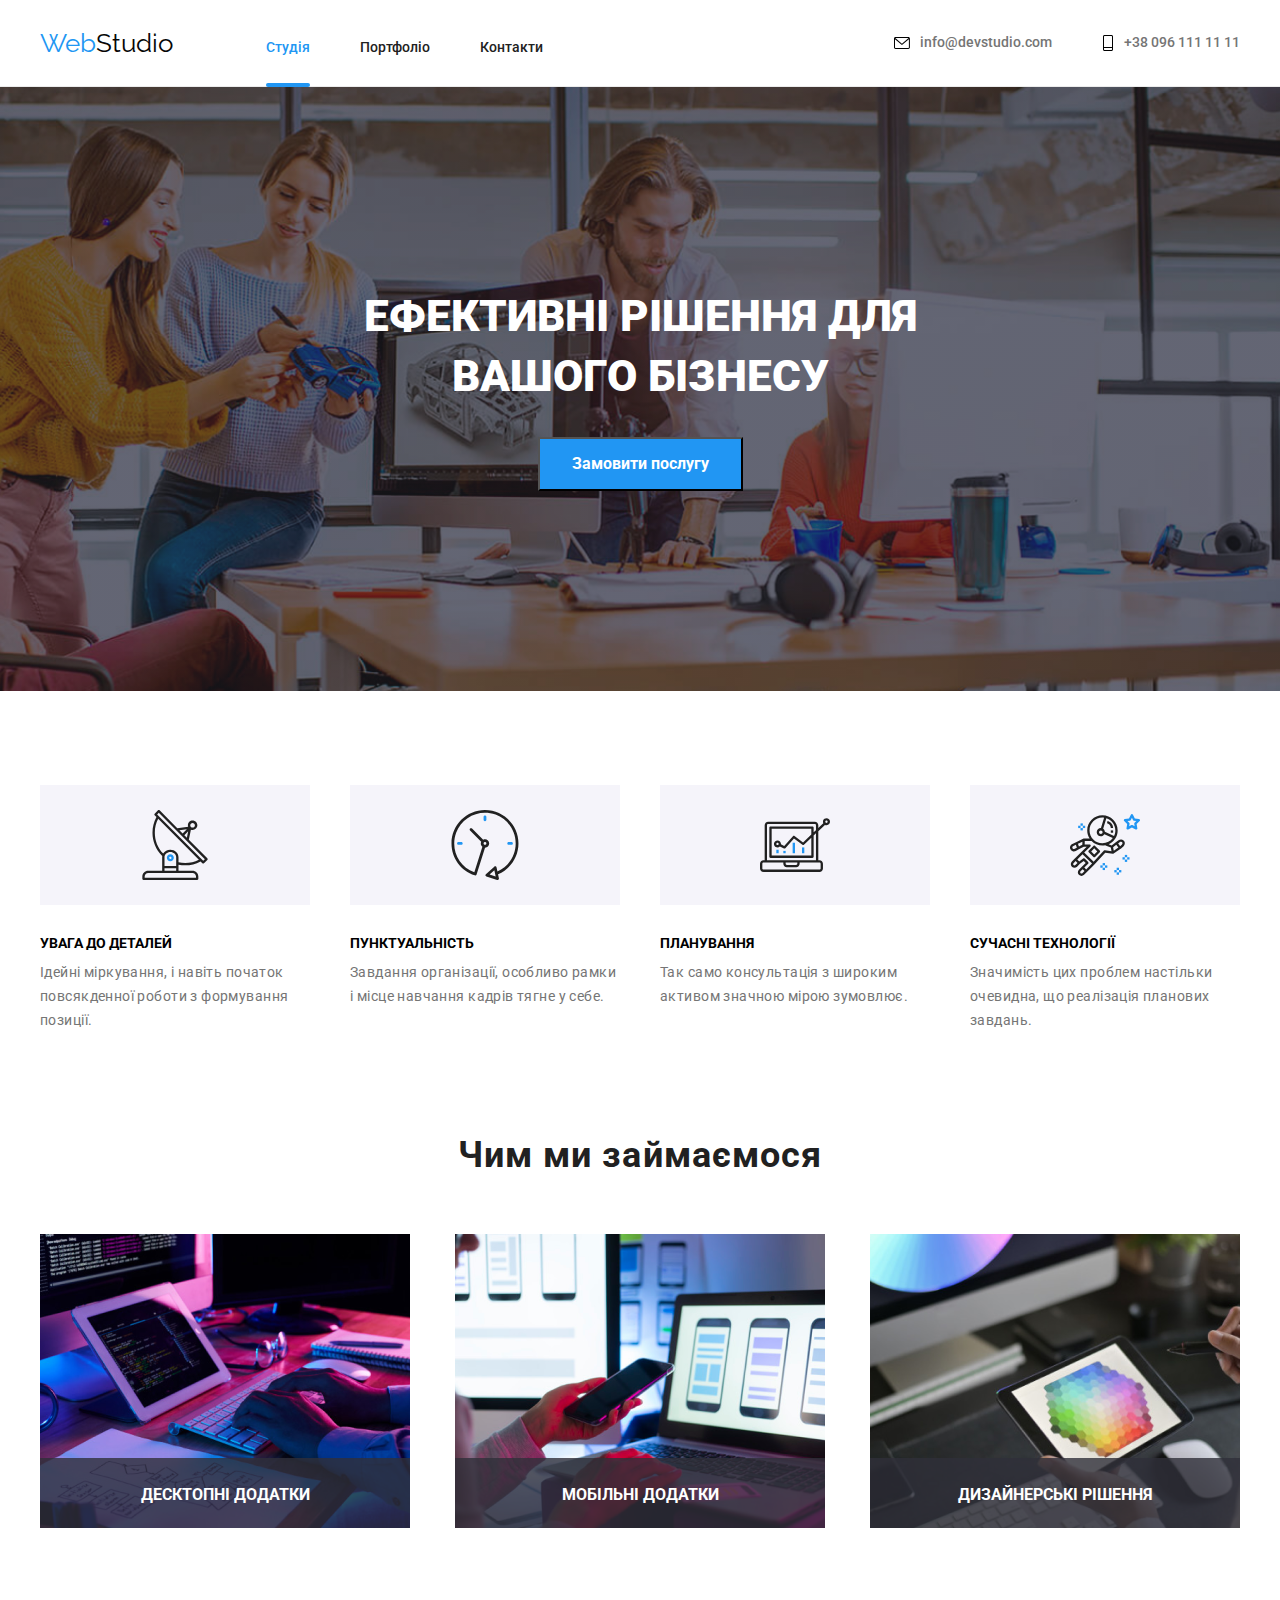
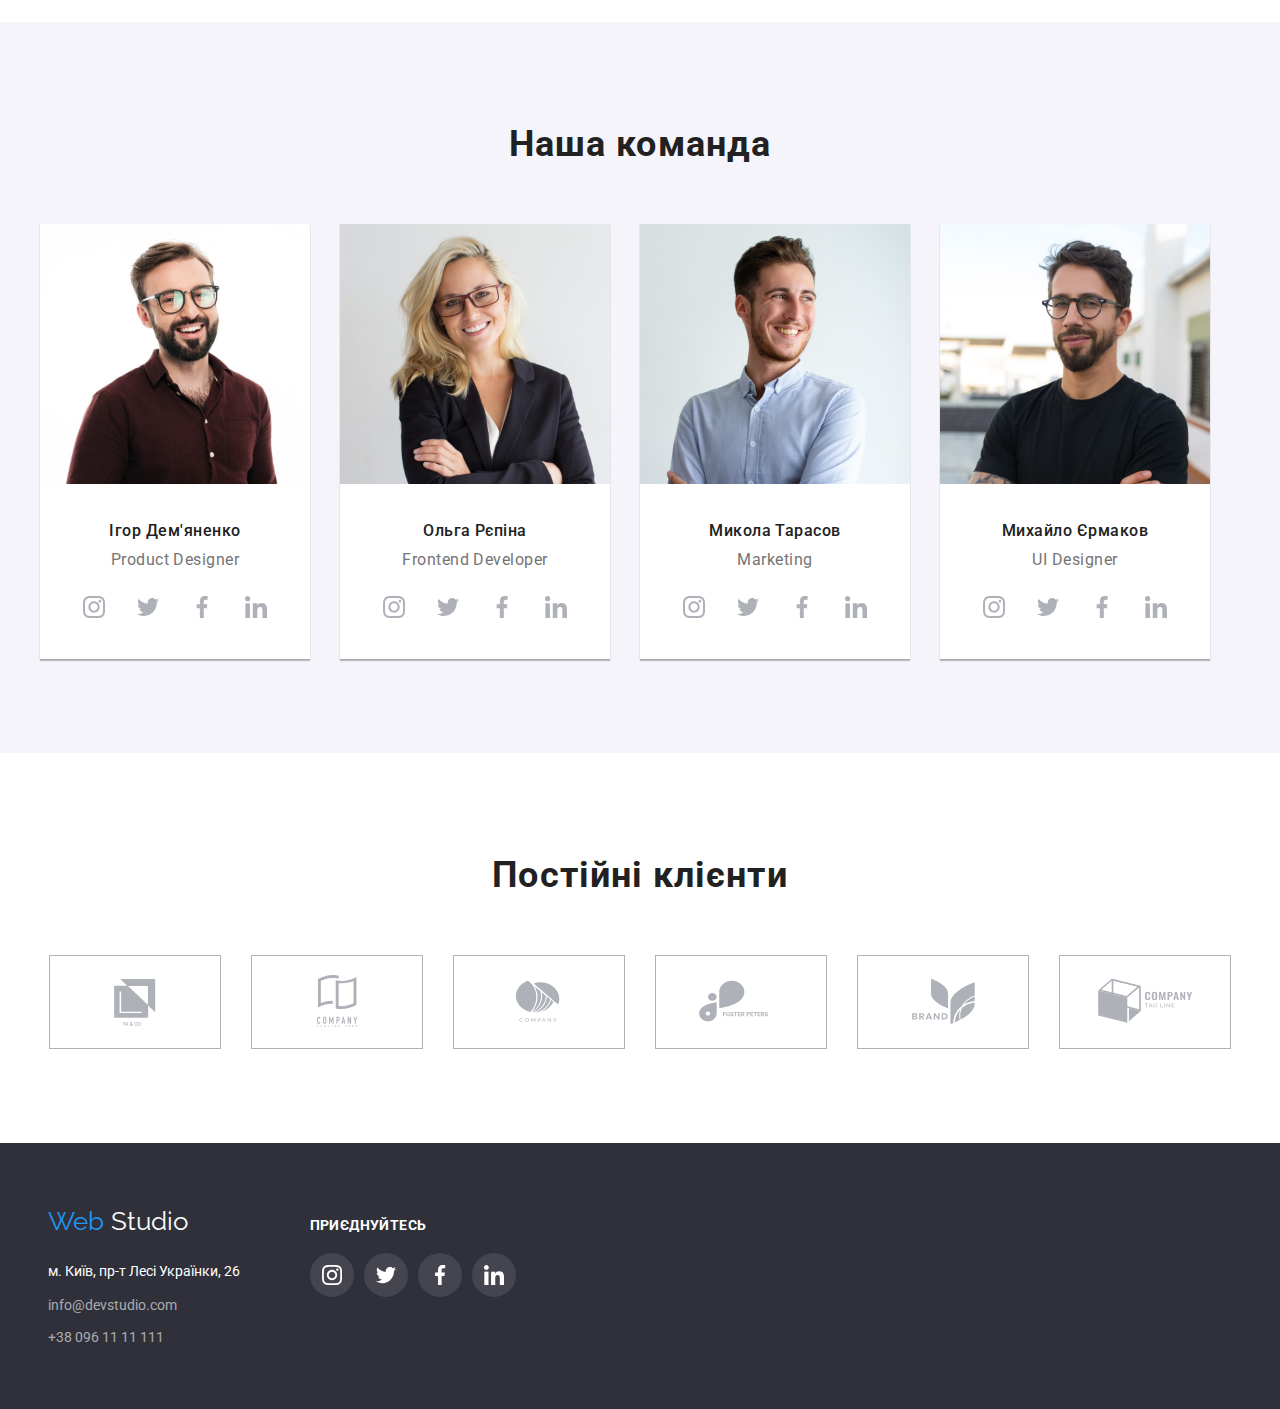
<file: index.html>
<!DOCTYPE html>
<html lang="en">
  <head>
    <meta charset="UTF-8" />
    <meta http-equiv="X-UA-Compatible" content="IE=edge" />
    <meta name="viewport" content="width=device-width, initial-scale=1.0" />
    <title>Home_work_5</title>
    <meta name="description" content="короткий опис сайту при пошуку" />

    <!--favicon_start-->
    <link
      rel="apple-touch-icon"
      sizes="57x57"
      href="./images/favicon/apple-icon-57x57.png"
    />
    <link
      rel="apple-touch-icon"
      sizes="60x60"
      href="./images/favicon/apple-icon-60x60.png"
    />
    <link
      rel="apple-touch-icon"
      sizes="72x72"
      href="./image/favicon/apple-icon-72x72.png"
    />
    <link
      rel="apple-touch-icon"
      sizes="76x76"
      href="./images/favicon/apple-icon-76x76.png"
    />
    <link
      rel="apple-touch-icon"
      sizes="114x114"
      href="./images/favicon/apple-icon-114x114.png"
    />
    <link
      rel="apple-touch-icon"
      sizes="120x120"
      href="./images/favicon/apple-icon-120x120.png"
    />
    <link
      rel="apple-touch-icon"
      sizes="144x144"
      href="./images/favicon/apple-icon-144x144.png"
    />
    <link
      rel="apple-touch-icon"
      sizes="152x152"
      href="./images/favicon/apple-icon-152x152.png"
    />
    <link
      rel="apple-touch-icon"
      sizes="180x180"
      href="./images/favicon/apple-icon-180x180.png"
    />
    <link
      rel="icon"
      type="image/png"
      sizes="192x192"
      href="./images/favicon/android-icon-192x192.png"
    />
    <link
      rel="icon"
      type="image/png"
      sizes="32x32"
      href="./images/favicon/favicon-32x32.png"
    />
    <link
      rel="icon"
      type="image/png"
      sizes="96x96"
      href="./images/favicon/favicon-96x96.png"
    />
    <link
      rel="icon"
      type="image/png"
      sizes="16x16"
      href="./images/favicon/favicon-16x16.png"
    />
    <link rel="manifest" href="./images/favicon/manifest.json" />
    <meta name="msapplication-TileColor" content="#ffffff" />
    <meta
      name="msapplication-TileImage"
      content="./images/favicon/ms-icon-144x144.png"
    />
    <meta name="theme-color" content="#ffffff" />
    <!--favicon_finish-->

    <!-- modern-normalize -->
    <link
      rel="stylesheet"
      href="https://cdnjs.cloudflare.com/ajax/libs/modern-normalize/1.1.0/modern-normalize.min.css"
      integrity="sha512-wpPYUAdjBVSE4KJnH1VR1HeZfpl1ub8YT/NKx4PuQ5NmX2tKuGu6U/JRp5y+Y8XG2tV+wKQpNHVUX03MfMFn9Q=="
      crossorigin="anonymous"
      referrerpolicy="no-referrer"
    />
    <!-- custom styles -->
    <link rel="stylesheet" href="./css/styles.css" />
    <!-- підключення шрифтів -->
    <link rel="preconnect" href="https://fonts.googleapis.com" />
    <link rel="preconnect" href="https://fonts.gstatic.com" crossorigin />
    <link
      href="https://fonts.googleapis.com/css2?family=Oleo+Script&family=Raleway:wght@700&family=Roboto:wght@400;500;700;900&display=swap"
      rel="stylesheet"
    />
  </head>
  <body>
    <!-- top -->
    <header class="header">
      <div class="header-container">
        <nav class="nav">
          <a class="header_web" href="./index.html"
            >Web<span class="Studio_color_header">Studio</span></a
          >
          <ul class="list_studio">
            <li class="nav-items">
              <a class="link2" href="./index.html">Студія</a>
            </li>
            <li class="nav-items">
              <a class="link" href="./portfolio.html">Портфоліо</a>
            </li>
            <li class="nav-items"><a class="link" href="">Контакти</a></li>
          </ul>
        </nav>

        <ul class="nav-list">
          <li class="mail_link">
                        <a class="link" href="mailto:info@devstudio.com"
              >
              <svg class="header-svg" width="16" height="12">
                <use href="./images/sprite.svg#icon-envelope-hover"> </use>
              </svg>
              info@devstudio.com</a
            >
          </li>
          <li class="mail_link">
            <a class="link" href="tell:+380961111111">  
              <svg class="header-svg" width="12" height="16">
              <use href="./images/sprite.svg#icon-telepfone-hover"> </use>
              </svg>
              +38 096 111 11 11</a>
          </li>
        </ul>
        </div>
      </div>
    </header>
    <main>
        
    <section class="section">
      <div class="container">
              <h1 class="body-title">
               Ефективні рішення для <br />
                вашого бізнесу
              </h1>
        <button class="button_servise" name="кнопка"data-modal-open>Замовити послугу</button>
      </div>
    </section>


      <!-- _Наші особливості_ -->
              <section class="our_section">
          <div class="container">
          <h2 class="visually-hidden">Наші особливості</h2>
          <ul class="list">
            <li class="about">
              <div class="our">
                <svg class="our-icon" width="70" height="70">
                  <use href="./images/sprite.svg#icon-antenna"> </use>
                </svg>
              </div>
              <h3 class="title-section">УВАГА ДО ДЕТАЛЕЙ</h3>
              <p class="paragraf">
                Ідейні міркування, і навіть початок повсякденної роботи з
                формування позиції.
              </p>
            </li>
            <li class="about">
               <div class="our">
                <svg class="our-icon" width="70" height="70">
                  <use href="./images/sprite.svg#icon-clock"> </use>
                </svg>
              </div>
              <h3 class="title-section">ПУНКТУАЛЬНІСТЬ</h3>
              <p class="paragraf">
                Завдання організації, особливо рамки і місце навчання кадрів
                тягне у себе.
              </p>
            </li>
            <li class="about">
               <div class="our">
                <svg class="our-icon" width="70" height="70">
                  <use href="./images/sprite.svg#icon-diagram"> </use>
                </svg>
              </div>
              <h3 class="title-section">ПЛАНУВАННЯ</h3>
              <p class="paragraf">
                Так само консультація з широким активом значною мірою зумовлює.
              </p>
            </li>
            <li class="about">
               <div class="our">
                <svg class="our-icon" width="70" height="70">
                  <use href="./images/sprite.svg#icon-astronaut"> </use>
                </svg>
              </div>
              <h3 class="title-section">СУЧАСНІ ТЕХНОЛОГІЇ</h3>
              <p class="paragraf">
                Значимість цих проблем настільки очевидна, що реалізація
                планових завдань.
              </p>
            </li>
          </ul>

          </div>
        </section>
    
      <!-- Чим ми займаємось -->
             <section class="my_section">
           <div class="container">
          <h2 class="work-specific">Чим ми займаємося</h2>
          <ul class="list">
            <div class="substrate">
              <li class="work-photo">
                <img
                  src="./images/img.png"
                  alt="картинка набір коду"
                  width="370px"
                />
              </li>
              <div class="subs-fon">
                  <h3 class="subs-title">ДЕСКТОПНІ ДОДАТКИ</h3>
              </div>
            </div>
            <div class="substrate">
            <li class="work-photo">
              <img
                src="./images/img(1).png"
                alt="картинка телефон та ноут"
                width="370px"
              />
            </li>
            <div class="subs-fon">
                  <h3 class="subs-title">МОБІЛЬНІ ДОДАТКИ</h3>
              </div>
            </div>
            <div class="substrate">
            <li class="work-photo">
              <img
                src="./images/img(2).png"
                alt="картинка планшет та комп"
                width="370px"
              />
            </li>
            <div class="subs-fon">
                  <h3 class="subs-title">ДИЗАЙНЕРСЬКІ РІШЕННЯ</h3>
              </div>
            </div>
          </ul>
          </div>
        </section>
    

      <!-- Нашa command -->
      
        <section class="our_command">
          <div class="container">
          <h2 class="command">Наша команда </h2>
          <ul class="command_title">
            <!-- igor -->
            <li class="command-fon">
              <img src="./images/1.jpg" alt="" width="270px" height="260px" />
              <div class="transcript">
              <h3 class="name">Ігор Дем'яненко</h3>
              <p class="paragraf" lang="en">Product Designer</p>
              <ul class="social-icon">
                <li class="ellips">
                  <a class="ellips-link" href="">
                    <svg class="link-icon" width="22" height="22">
                      <use class="fon-blu" href="./images/sprite.svg#icon-instagram-1"> </use>
                    </svg>
                  </a>
                </li>
                <li class="ellips">
                  <a class="ellips-link" href="">
                    <svg class="link-icon" width="22" height="22">
                      <use class="fon-blu" href="./images/sprite.svg#icon-twitter-1"> </use>
                    </svg>
                 </a>
                </li>
                <li class="ellips">
                  <a class="ellips-link" href="">
                    <svg class="link-icon" width="22" height="22">
                      <use class="fon-blu" href="./images/sprite.svg#icon-facebook-1"> </use>
                    </svg>
                 </a>

                </li>
                <li class="ellips">
                  <a class="ellips-link" href="">
                    <svg class="link-icon" width="22" height="22">
                      <use class="fon-blu" href="./images/sprite.svg#icon-linkedin-1"> </use>
                    </svg>
                  </a>

                </li>
              </ul>
              </div>
            </li>
            <li class="command-fon">
              <!-- olga -->
              <img src="./images/2.jpg" alt="" width="270px" height="260px" />
              <div class="transcript">
              <h3 class="name">Ольга Рєпіна</h3>
              <p class="paragraf" lang="en">Frontend Developer</p>
              <ul class="social-icon">
                <li class="ellips">
                  <a class="ellips-link" href="">
                    <svg class="link-icon" width="22" height="22">
                      <use class="fon-blu" href="./images/sprite.svg#icon-instagram-1"> </use>
                    </svg>
                  </a>
                </li>
                <li class="ellips">
                  <a class="ellips-link" href="">
                    <svg class="link-icon" width="22" height="22">
                      <use class="fon-blu" href="./images/sprite.svg#icon-twitter-1"> </use>
                    </svg>
                 </a>
                </li>
                <li class="ellips">
                  <a class="ellips-link" href="">
                    <svg class="link-icon" width="22" height="22">
                      <use class="fon-blu" href="./images/sprite.svg#icon-facebook-1"> </use>
                    </svg>
                 </a>

                </li>
                <li class="ellips">
                  <a class="ellips-link" href="">
                    <svg class="link-icon" width="22" height="22">
                      <use class="fon-blu" href="./images/sprite.svg#icon-linkedin-1"> </use>
                    </svg>
                  </a>

                </li>
              </ul>
              </div>
            </li>
            <li class="command-fon">
              <img src="./images/3.jpg" alt="" width="270px" height="260px" />
              <div class="transcript">
              <h3 class="name">Микола Тарасов</h3>
              <p class="paragraf" lang="en">Marketing</p>
              <ul class="social-icon">
                <li class="ellips">
                  <a class="ellips-link" href="">
                    <svg class="link-icon" width="22" height="22">
                      <use class="fon-blu" href="./images/sprite.svg#icon-instagram-1"> </use>
                    </svg>
                  </a>
                </li>
                <li class="ellips">
                  <a class="ellips-link" href="">
                    <svg class="link-icon" width="22" height="22">
                      <use class="fon-blu" href="./images/sprite.svg#icon-twitter-1"> </use>
                    </svg>
                 </a>
                </li>
                <li class="ellips">
                  <a class="ellips-link" href="">
                    <svg class="link-icon" width="22" height="22">
                      <use class="fon-blu" href="./images/sprite.svg#icon-facebook-1"> </use>
                    </svg>
                 </a>

                </li>
                <li class="ellips">
                  <a class="ellips-link" href="">
                    <svg class="link-icon" width="22" height="22">
                      <use class="fon-blu" href="./images/sprite.svg#icon-linkedin-1"> </use>
                    </svg>
                  </a>

                </li>
              </ul>
              </div>
            </li>
            <li class="command-fon">
              <img src="./images/4.jpg" alt="" width="270px" height="260px" />
              <div class="transcript">
              <h3 class="name">Михайло Єрмаков</h3>
              <p class="paragraf" lang="en">UI Designer</p>
              <ul class="social-icon">
                <li class="ellips">
                  <a class="ellips-link" href="">
                    <svg class="link-icon" width="22" height="22">
                      <use class="fon-blu" href="./images/sprite.svg#icon-instagram-1"> </use>
                    </svg>
                  </a>
                </li>
                <li class="ellips">
                  <a class="ellips-link" href="">
                    <svg class="link-icon" width="22" height="22">
                      <use class="fon-blu" href="./images/sprite.svg#icon-twitter-1"> </use>
                    </svg>
                 </a>
                </li>
                <li class="ellips">
                  <a class="ellips-link" href="">
                    <svg class="link-icon" width="22" height="22">
                      <use class="fon-blu" href="./images/sprite.svg#icon-facebook-1"> </use>
                    </svg>
                 </a>

                </li>
                <li class="ellips">
                  <a class="ellips-link" href="">
                    <svg class="link-icon" width="22" height="22">
                      <use class="fon-blu" href="./images/sprite.svg#icon-linkedin-1"> </use>
                    </svg>
                  </a>

                </li>
              </ul>
              </div>
            </li>
          </ul>
          </div>
        </section>


              <!-- Постійні клієнти -->
              <section class="const_section">
                <div class="container">
               <h2 class="work-specific">Постійні клієнти</h2>
              <ul class="klients">
                <li class="icon-items">
                  <a class="klients-link" href="">
                    <svg class="klient-icon" width="170" height="92">
                      <use class="klient-logo" href="./images/sprite.svg#icon-Client-1"> </use>
                    </svg>
                  </a>
                </li>
                <li class="icon-items">
                   <a class="klients-link" href="">
                    <svg class="klient-icon" width="170" height="92">
                    <use class="klient-logo" href="./images/sprite.svg#icon-Client-2"> </use>
                  </svg>
                  </a>
                </li>
                <li class="icon-items">
                   <a class="klients-link" href="">
                    <svg class="klient-icon" width="170" height="92">
                    <use class="klient-logo" href="./images/sprite.svg#icon-Client-3"> </use>
                  </svg>
                  </a>
                </li>
                <li class="icon-items">
                   <a class="klients-link" href="">
                    <svg class="klient-icon" width="170" height="92">
                    <use class="klient-logo" href="./images/sprite.svg#icon-Client-4"> </use>
                  </svg>
                  </a>
                </li>
                <li class="icon-items">
                   <a class="klients-link" href="">
                    <svg class="klient-icon" width="170" height="92">
                    <use class="klient-logo" href="./images/sprite.svg#icon-Client-5"> </use>
                  </svg>
                  </a>
                </li>
                <li class="icon-items">
                   <a class="klients-link" href="">
                    <svg class="klient-icon" width="170" height="92">
                    <use class="klient-logo" href="./images/sprite.svg#icon-Client-6"> </use>
                  </svg>
                  </a>
                </li>
              </ul>
               </div>
             </section>
         
     
    
    </main>
    <!-- basement -->
    
    
      <footer class="footer">
        <div class="footer-container">
            <div>
              <a class="footer_web" href="./index.html"
              >Web <span class="Studio_color">Studio</span></a
            >
            <address class="fut-adress">
              <p class="paragraf-fut">м. Київ, пр-т Лесі Українки, 26</p>
              <ul class="footer_contacts">
                <li class="footer-li">
                  <a class="foot_link" href="mailto:info@devstudio.com"
                    >info@devstudio.com</a
                  >
                </li>
                <li class="footer-li">
                  <a class="foot_link" href="tell:+380961111111"
                    >+38 096 11 11 111</a
                  >
                </li>
              </ul>
            </address>
          </div>
        <div class="wellkom">
          <h2 class="wellkoms">ПРИЄДНУЙТЕСЬ</h2>
          <ul class="foot-icon">
            <li class="foot-links">
              <a class="foot-lin" href="">
              <svg class="link-icon" width="20" height="20">
                <use class="fon-fut"  href="./images/sprite.svg#icon-instagram-1"> </use>
              </svg>
              </a>
            </li>
            <li class="foot-links">
              <a class="foot-lin" href="">
              <svg class="link-icon" width="20" height="20">
                <use class="fon-fut"  href="./images/sprite.svg#icon-twitter-1"> </use>
              </svg>
              </a>
            </li>
            <li class="foot-links">
              <a class="foot-lin" href="">
              <svg class="link-icon" width="20" height="20">
                <use class="fon-fut"  href="./images/sprite.svg#icon-facebook-1"> </use>
              </svg>
              </a>

            </li>
            <li class="foot-links">
              <a class="foot-lin" href="">
              <svg class="link-icon" width="20" height="20">
                <use class="fon-fut"  href="./images/sprite.svg#icon-linkedin-1"> </use>
              </svg>
              </a>

            </li>
          </ul>
        </div>
          </div>
         
      </footer>

      <!-- modal-window -->

      <div class="backdrop is-hidden" data-modal>
        <div class="modal">
            <button class="modal-btn" type="button"data-modal-close>
              <svg width="11" height="11">
                <use href="./images/sprite.svg#icon-cross"></use>
              </svg>
            </button>
        </div>

      </div>
      <script src="./js/modal.js"></script>
     </body>
</html>
</file>
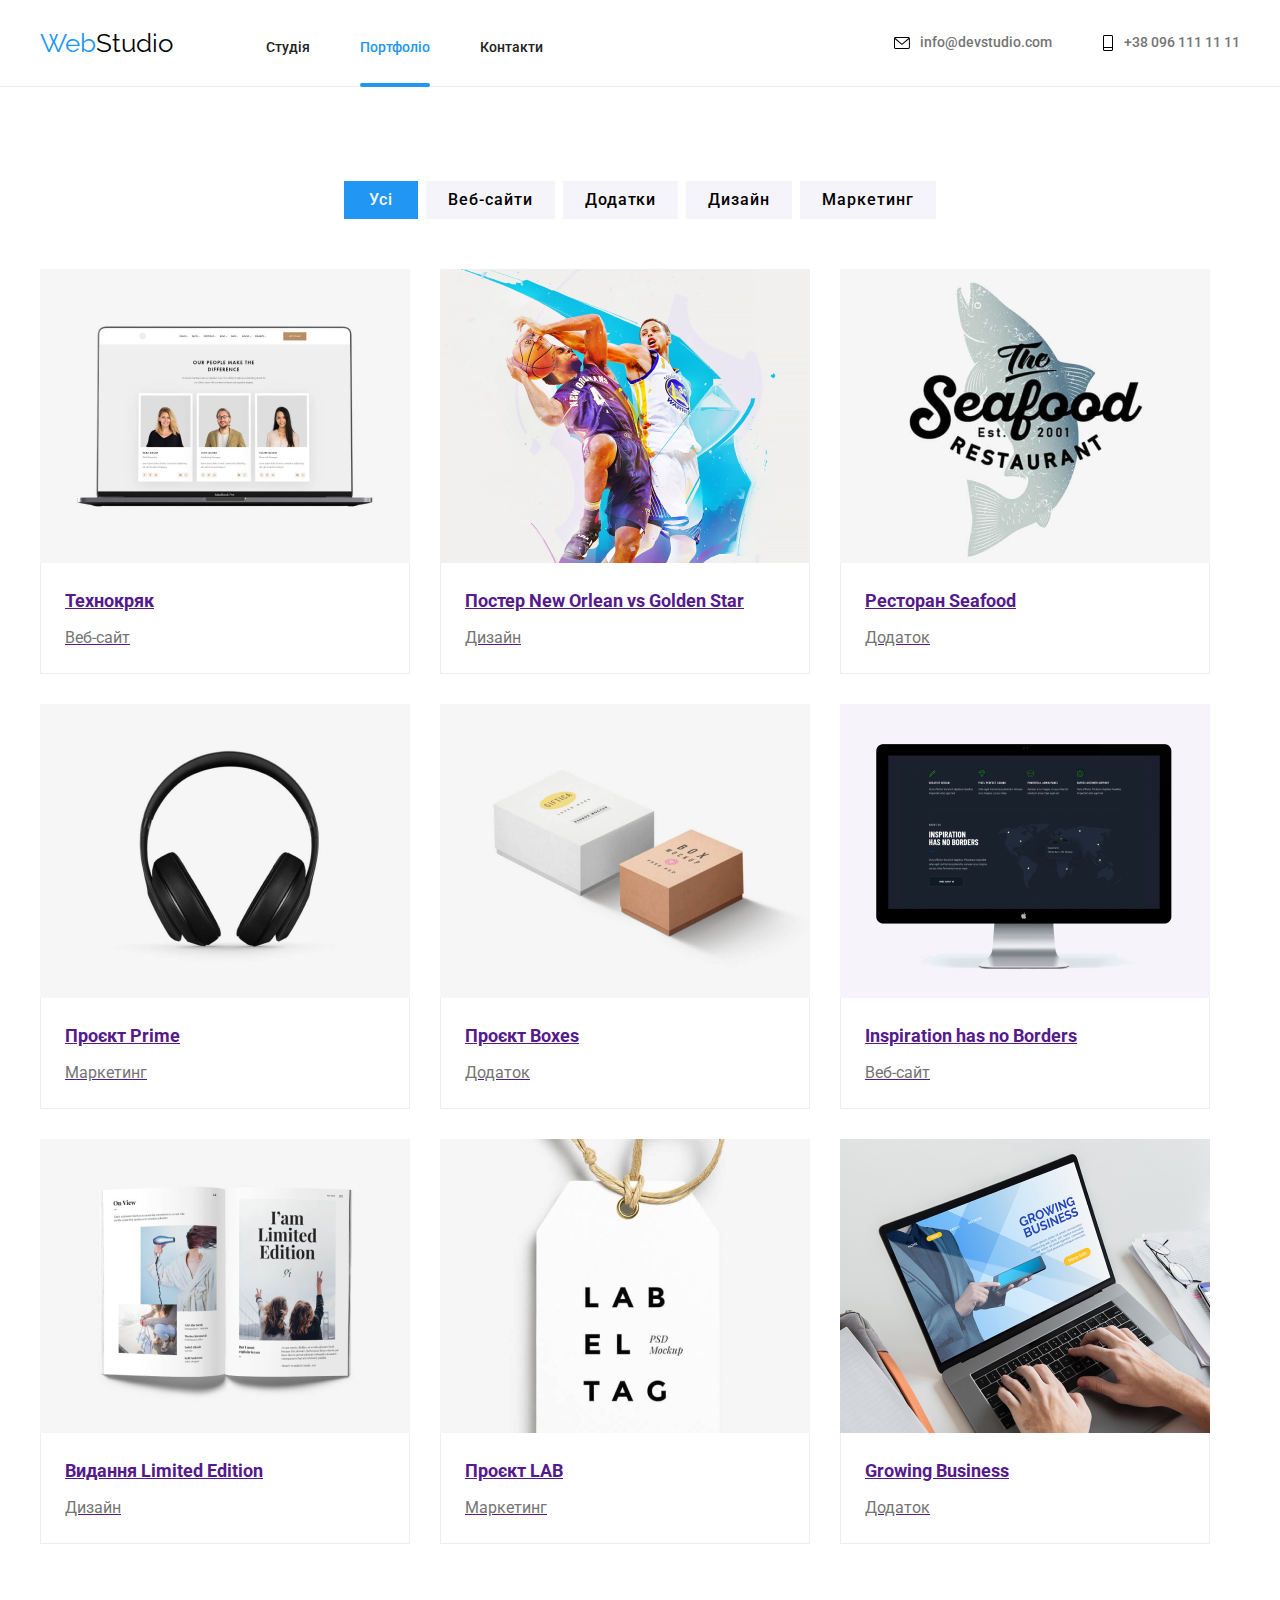
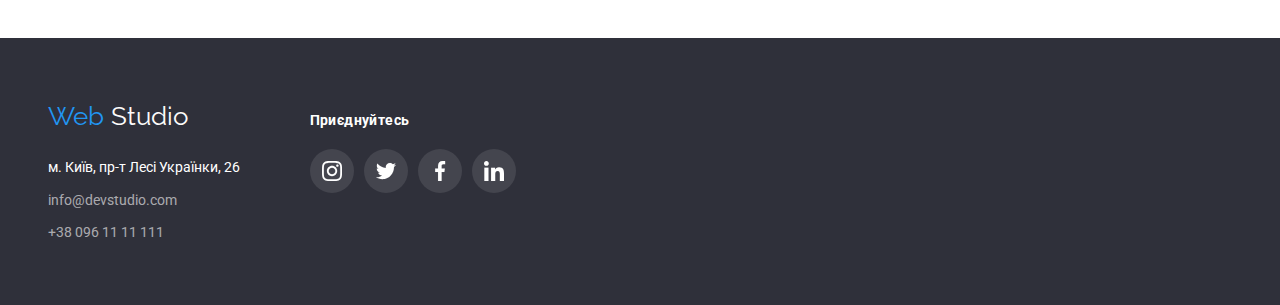
<file: portfolio.html>
<!DOCTYPE html>
<html lang="en">
<head>
   <meta charset="UTF-8" />
    <meta http-equiv="X-UA-Compatible" content="IE=edge" />
    <meta name="viewport" content="width=device-width, initial-scale=1.0" />
    <title>Home_work_5</title>
    <meta name="description" content="короткий опис сайту при пошуку">

    <!--favicon_start-->
    <link rel="apple-touch-icon" sizes="57x57" href="./images/favicon/apple-icon-57x57.png">
    <link rel="apple-touch-icon" sizes="60x60" href="./images/favicon/apple-icon-60x60.png">
    <link rel="apple-touch-icon" sizes="72x72" href="./image/favicon/apple-icon-72x72.png">
    <link rel="apple-touch-icon" sizes="76x76" href="./images/favicon/apple-icon-76x76.png">
    <link rel="apple-touch-icon" sizes="114x114" href="./images/favicon/apple-icon-114x114.png">
    <link rel="apple-touch-icon" sizes="120x120" href="./images/favicon/apple-icon-120x120.png">
    <link rel="apple-touch-icon" sizes="144x144" href="./images/favicon/apple-icon-144x144.png">
    <link rel="apple-touch-icon" sizes="152x152" href="./images/favicon/apple-icon-152x152.png">
    <link rel="apple-touch-icon" sizes="180x180" href="./images/favicon/apple-icon-180x180.png">
    <link rel="icon" type="image/png" sizes="192x192"  href="./images/favicon/android-icon-192x192.png">
    <link rel="icon" type="image/png" sizes="32x32" href="./images/favicon/favicon-32x32.png">
    <link rel="icon" type="image/png" sizes="96x96" href="./images/favicon/favicon-96x96.png">
    <link rel="icon" type="image/png" sizes="16x16" href="./images/favicon/favicon-16x16.png">
    <link rel="manifest" href="./images/favicon/manifest.json">
    <meta name="msapplication-TileColor" content="#ffffff">
    <meta name="msapplication-TileImage" content="./images/favicon/ms-icon-144x144.png">
    <meta name="theme-color" content="#ffffff">
    <!--favicon_finish-->


    <!-- _modern-normalize_ -->
    <link
      rel="stylesheet"
      href="https://cdnjs.cloudflare.com/ajax/libs/modern-normalize/1.1.0/modern-normalize.min.css"
      integrity="sha512-wpPYUAdjBVSE4KJnH1VR1HeZfpl1ub8YT/NKx4PuQ5NmX2tKuGu6U/JRp5y+Y8XG2tV+wKQpNHVUX03MfMFn9Q=="
      crossorigin="anonymous"
      referrerpolicy="no-referrer"
    />
    <!-- custom styles -->
    <link rel="stylesheet" href="./css/styles.css" />
    <!-- підключення шрифтів -->
    <link rel="preconnect" href="https://fonts.googleapis.com">
    <link rel="preconnect" href="https://fonts.gstatic.com" crossorigin>
    <link href="https://fonts.googleapis.com/css2?family=Oleo+Script&family=Raleway:wght@700&family=Roboto:wght@400;500;700;900&display=swap" rel="stylesheet">
  </head>
</head>

<body>

     <!-- top топ -->

<header class="header">
      <div class="header-container">
        <nav class="nav">
          <a class="header_web" href="./index.html"
            >Web<span class="Studio_color_header">Studio</span></a
          >
          <ul class="list_studio">
            <li class="nav-items">
              <a class="link" href="./index.html">Студія</a>
            </li>
            <li class="nav-items">
              <a class="link2" href="./portfolio.html">Портфоліо</a>
            </li>
            <li class="nav-items"><a class="link" href="">Контакти</a></li>
          </ul>
        </nav>

        <ul class="nav-list">
          <li class="mail_link">
                        <a class="link" href="mailto:info@devstudio.com"
              >
              <svg class="header-svg" width="16" height="12">
                <use href="./images/sprite.svg#icon-envelope-hover"> </use>
              </svg>
              info@devstudio.com</a
            >
          </li>
          <li class="mail_link">
            <a class="link" href="tell:+380961111111">  
              <svg class="header-svg" width="12" height="16">
              <use href="./images/sprite.svg#icon-telepfone-hover"> </use>
              </svg>
              +38 096 111 11 11</a>
          </li>
        </ul>
        </div>
      </div>
    </header>
    <main>
      <section class="section-folio">
      <div class="container">
      <ul class="list-but">
        <li class="list-items">
          <button class="link3" name="кнопка" type="button">Усі</button>
        </li>
        <li class="list-items">
          <button class="link1" name="кнопка"type="button">Веб-сайти</button>
        </li>
        <li class="list-items">
          <button class="link1" name="кнопка"type="button">Додатки</button>
        </li>
        <li class="list-items">
          <button class="link1" name="кнопка"type="button">Дизайн</button>
        </li>
        <li class="list-items">
          <button class="link1" name="кнопка"type="button">Маркетинг</button>
        </li>
      </ul>
    
        <!--роботи-->
        
      
          <ul class="any-works">
          <li class="any-items">
            <a class="any-reference" href="">
              <div class="over-thumb">
                <img class="work-foto" src="./images/progect/1.png" alt="">
                <div class="overley">
                    <p class="overley-desc">Ресурс пропонує комплексні пропозиції з різним рівнем функціоналу та сервісів. Все це дозволить відвідувачу отримати вичерпні відомості про компанію чи приватну особу.</p>
               </div>
              </div>
                
              <div class="border-work">
                <h3 class="name-work">Технокряк</h3>
                <p class ="any-paragraf">Веб-сайт</p>

              </div>
              </a>

          </li>
          <li class="any-items">
            <a class="any-reference" href="">
            <div class="over-thumb">
              <img class="work-foto" src="./images/progect/2.png" alt="">
               <div class="overley">
                    <p class="overley-desc">Ресурс пропонує комплексні пропозиції з різним рівнем функціоналу та сервісів. Все це дозволить відвідувачу отримати вичерпні відомості про компанію чи приватну особу.</p>
               </div>
              </div>
              
              <div class="border-work">
              <h3 class="name-work">Постер New Orlean vs Golden Star</h3>
              <p class ="any-paragraf">Дизайн</p>
                
              </div>
              </a>
                      </li>
          <li class="any-items">
            <a class="any-reference" href="">
            <div class="over-thumb">
              <img class="work-foto" src="./images/progect/3.png" alt="">
               <div class="overley">
                    <p class="overley-desc">Ресурс пропонує комплексні пропозиції з різним рівнем функціоналу та сервісів. Все це дозволить відвідувачу отримати вичерпні відомості про компанію чи приватну особу.</p>
               </div>
              </div>
              
              <div class="border-work">
              <h3 class="name-work">Ресторан Seafood</h3>
              <p class ="any-paragraf">Додаток</p>
                
              </div>
              </a>
                       </li>           
          <li class="any-items">
            <a class="any-reference" href="">
            <div class="over-thumb">
              <img class="work-foto" src="./images/progect/4.png" alt="">
               <div class="overley">
                    <p class="overley-desc">Ресурс пропонує комплексні пропозиції з різним рівнем функціоналу та сервісів. Все це дозволить відвідувачу отримати вичерпні відомості про компанію чи приватну особу.</p>
               </div>
              </div>
              
              <div class="border-work">
              <h3 class="name-work"> Проєкт Prime</h3>
              <p class ="any-paragraf">Маркетинг</p>  
                </div>
              
                </a>
          </li>
          <li class="any-items">
            <a class="any-reference" href="">
            <div class="over-thumb">
              <img class="work-foto" src="./images/progect/5.png" alt="">
               <div class="overley">
                    <p class="overley-desc">Ресурс пропонує комплексні пропозиції з різним рівнем функціоналу та сервісів. Все це дозволить відвідувачу отримати вичерпні відомості про компанію чи приватну особу.</p>
               </div>
              </div>
              
              <div class="border-work">
              <h3 class="name-work">Проєкт Boxes</h3>
              <p class ="any-paragraf">Додаток</p>
                
              </div>
              </a>
                       </li>
          <li class="any-items">
            <a class="any-reference" href="">
            <div class="over-thumb">
              <img class="work-foto" src="./images/progect/6.png" alt="">
               <div class="overley">
                    <p class="overley-desc">Ресурс пропонує комплексні пропозиції з різним рівнем функціоналу та сервісів. Все це дозволить відвідувачу отримати вичерпні відомості про компанію чи приватну особу.</p>
               </div>
              </div>
              
              <div class="border-work">
              <h3 class="name-work">Inspiration has no Borders</h3>
              <p class ="any-paragraf">Веб-сайт</p>
                
              </div>
              </a>
                        </li>
          <li class="any-items">
            <a class="any-reference" href="">
            <div class="over-thumb">
              <img class="work-foto" src="./images/progect/7.png" alt="">
               <div class="overley">
                    <p class="overley-desc">Ресурс пропонує комплексні пропозиції з різним рівнем функціоналу та сервісів. Все це дозволить відвідувачу отримати вичерпні відомості про компанію чи приватну особу.</p>
               </div>
              </div>
              
              <div class="border-work">
              <h3 class="name-work">Видання Limited Edition</h3>
              <p class ="any-paragraf">Дизайн</p>
                
              </div>
              </a>
                      </li>
          <li class="any-items">
            <a class="any-reference" href="">
            <div class="over-thumb">
              <img class="work-foto" src="./images/progect/8.png" alt="">
               <div class="overley">
                    <p class="overley-desc">Ресурс пропонує комплексні пропозиції з різним рівнем функціоналу та сервісів. Все це дозволить відвідувачу отримати вичерпні відомості про компанію чи приватну особу.</p>
               </div>
              </div>
              
              <div class="border-work">
              <h3 class="name-work">Проєкт LAB</h3>
              <p class ="any-paragraf">Маркетинг</p>  
                </div>
              
                </a>
          </li>
          <li class="any-items">
            <a class="any-reference" href="">
            <div class="over-thumb">
              <img class="work-foto" src="./images/progect/9.png" alt="">
               <div class="overley">
                    <p class="overley-desc">Ресурс пропонує комплексні пропозиції з різним рівнем функціоналу та сервісів. Все це дозволить відвідувачу отримати вичерпні відомості про компанію чи приватну особу.</p>
               </div>
              </div>
              
              <div class="border-work">
              <h3 class="name-work">Growing Business</h3>
              <p class ="any-paragraf">Додаток</p>
                
              </div>
              </a>
                       </li>
      </ul>
      </div>
    </section>
    </main>
   <!-- basement -->
   <footer class="footer">
        <div class="footer-container">
            <div>
              <a class="footer_web" href="./index.html"
              >Web <span class="Studio_color">Studio</span></a
            >
            <address class="fut-adress">
              <p class="paragraf-fut">м. Київ, пр-т Лесі Українки, 26</p>
              <ul class="footer_contacts">
                <li class="footer-li">
                  <a class="foot_link" href="mailto:info@devstudio.com"
                    >info@devstudio.com</a
                  >
                </li>
                <li class="footer-li">
                  <a class="foot_link" href="tell:+380961111111"
                    >+38 096 11 11 111</a
                  >
                </li>
              </ul>
            </address>
          </div>
        <div class="wellkom">
          <h2 class="wellkoms">Приєднуйтесь</h2>
          <ul class="foot-icon">
            <li class="foot-links">
              <a class="foot-lin" href="">
              <svg class="link-icon" width="20" height="20">
                <use class="fon-fut"  href="./images/sprite.svg#icon-instagram-1"> </use>
              </svg>
              </a>
            </li>
            <li class="foot-links">
              <a class="foot-lin" href="">
              <svg class="link-icon" width="20" height="20">
                <use class="fon-fut"  href="./images/sprite.svg#icon-twitter-1"> </use>
              </svg>
              </a>
            </li>
            <li class="foot-links">
              <a class="foot-lin" href="">
              <svg class="link-icon" width="20" height="20">
                <use class="fon-fut"  href="./images/sprite.svg#icon-facebook-1"> </use>
              </svg>
              </a>

            </li>
            <li class="foot-links">
              <a class="foot-lin" href="">
              <svg class="link-icon" width="20" height="20">
                <use class="fon-fut"  href="./images/sprite.svg#icon-linkedin-1"> </use>
              </svg>
              </a>

            </li>
          </ul>
        </div>
          </div>
         
      </footer>
</body>
</html>
</file>
<file: css/styles.css>
/* COLOR LINK */
:root {
  --bg-col-grey: rgba(175, 177, 184, 1);
  --foc-col-blu: rgba(33, 150, 243, 1);
  --foc-col-white: rgba(255, 255, 255, 1);
  --foc-col-whited: rgba(255, 255, 255, 0.1);
}

/* погнали */
body {
  font-size: 14px;
  line-height: calc(30 / 18);
  font-family: 'Roboto';
  background-color: white;
  margin: 0 auto;
}

.container {
  width: 1200px;
  padding: 0 15px;
  margin: 0 auto 0 auto;
}

.header-container {
  display: flex;
  align-items: center;
  padding: 0 15px;
  width: 1200px;
  margin: 0 auto 0 auto;
}

.section {
  background-color: #c4c4c4;
  background-image: linear-gradient(
      rgba(47, 48, 58, 0.4),
      rgba(47, 48, 58, 0.4)
    ),
    url(../images/Img\ Overlay.png);
  background-repeat: no-repeat;
  background-size: cover;
  background-position: top right;
  color: white;
  padding: 200px 0;
  max-width: 1600px;
  margin-left: auto;
  margin-right: auto;
}

.section-folio {
  padding-top: 94px;
  padding-bottom: 94px;
}

.command-section {
  box-sizing: content-box;
  background-color: #f5f4fa;
}

.our_section,
.our_command {
  padding-top: 94px;
  padding-bottom: 94px;
}

.our_command {
  background-color: rgba(245, 244, 250, 1);
}

.our {
  width: 270px;
  height: 120px;
  display: flex;
  justify-content: center;
  align-items: center;
  margin-bottom: 30px;
  background-color: rgba(245, 244, 250, 1);
}

.our-icon {
}

.my_section {
  padding-bottom: 94px;
  max-width: 1600px;
  margin-left: auto;
  margin-right: auto;
}

.const_section {
  padding-bottom: 94px;
  padding-top: 94px;
  margin-left: auto;
  margin-right: auto;
}

.title-section {
  line-height: 1.15;
  letter-spacing: normal;
  font-size: 14px;
  margin: 0px 0px 10px 0px;
}

.header_web {
  color: #2196f3;
  font-family: Raleway;
  font-size: 26px;
  line-height: 1.4;
  letter-spacing: normal;
  display: block;
  margin-right: 93px;
  align-items: baseline;
  text-decoration: none;

  transition-property: color;
  transition-duration: 250ms;
  transition-timing-function: cubic-bezier(0.4, 0, 0.2, 1);
}

.nav {
  display: flex;
  align-items: baseline;
  margin-right: auto;
}
.nav-items {
  margin: 0;
  position: relative;
}

.nav-list {
  list-style: none;
  padding: 0px;
  display: flex;
  margin: 0;
}

.footer_web {
  color: #2196f3;
  font-family: Raleway;
  font-size: 26px;
  line-height: 1.4;
  letter-spacing: normal;
  display: block;
  text-decoration: none;
  margin-bottom: 20px;

  transition-property: color;
  transition-duration: 250ms;
  transition-timing-function: cubic-bezier(0.4, 0, 0.2, 1);
}

.header {
  border-bottom: 1px solid #ececec;
  padding-top: 25px;
  padding-bottom: 25px;
}

.paragraf {
  line-height: 1.7;
  letter-spacing: 0.03em;
  color: #757575;
  margin: 0px;
  width: 270px;
}

.ellips-link:hover,
.ellips-link:focus {
  background-color: #2196f3;
  border-radius: 100%;
  align-items: center;
  justify-content: center;
  width: 44px;
  height: 44px;
  padding: 12px;
  margin: 0;
  outline: none;
}

.ellips-link:hover .link-icon,
.ellips-link:focus .link-icon {
  fill: var(--foc-col-white);
}

.ellips {
  width: 44px;
  height: 44px;
}

.ellips-link {
  display: flex;
  background-color: var(--foc-col-white);
  border-radius: 100%;
  align-items: center;
  justify-content: center;
  width: 100%;
  height: 100%;

  transition-property: background-color;
  transition-duration: 250ms;
  transition-timing-function: cubic-bezier(0.4, 0, 0.2, 1);
}

.link-icon {
  border: none;
  fill: var(--bg-col-grey);

  transition-property: fill;
  transition-duration: 250ms;
  transition-timing-function: cubic-bezier(0.4, 0, 0.2, 1);
}

.social-icon {
  list-style: none;
  display: flex;
  align-items: center;
  justify-content: center;
  fill: var(--bg-col-grey);
  gap: 10px;
  padding: 0;
  margin: 16px 0 0 0;
}

.transcript {
  padding-top: 30px;
  padding-bottom: 30px;
}

.command_title .paragraf,
.any-works .paragraf {
  text-align: center;
  font-size: 16px;
}

/* portfolio */
.any-works {
  list-style: none;
  margin: 0;
  padding: 0;
  display: flex;
  gap: 30px;
  flex-wrap: wrap;
}



.any-items {
}




.command_title .paragraf {
  line-height: 1.2;
}
.command_title {
  list-style: none;
  display: flex;
  margin: 0;
}

.klients {
  list-style: none;
  display: flex;
  align-items: center;
  justify-content: center;
  fill: var(--bg-col-blu);
  gap: 30px;
  padding: 0%;
  margin: 0%;
}

.any-works .paragraf {
  line-height: 1.875;
}

.Studio_color {
  color: rgb(252, 251, 251);
}
.Studio_color_header {
  color: rgb(6, 6, 6);
}
.header_web:hover,
.footer_web:hover,
.footer_web:focus .header_web:focus {
  color: #2196f3;
}

ul .Link_Studio:active,
.mail_link:active,
.foot_link:active {
  color: #2196f3;
}
.webstudio:active {
  color: #2196f3;
}

.button {
  background-color: #2196f3;
  color: #f4f5f5;
  
  
  transition-property: color, background-color, box-shadow;
  transition-duration: 250ms;
  transition-timing-function: cubic-bezier(0.4, 0, 0.2, 1);
}

.button_servise {
  display: block;
  background-color: #2196f3;
  font-size: 16px;
  line-height: 1.875;
  letter-spacing: normal;
  cursor: pointer;
  font-family: inherit;
  color: #ffffff;
  font-weight: 700;
  margin: 30px auto 0;
  padding: 10px 32px;
}

footer {
  background-color: rgb(47 48 58);
  color: white;
  max-width: 1600px;
  padding-top: 60px;
  padding-bottom: 60px;
  margin-left: auto;
  margin-right: auto;
}

.footer-container {
  width: 1200px;
  padding-left: 15px;
  margin-left: auto;
  margin-right: auto;
  display: flex;
  align-items: baseline;
}

.button_title {
  background-color: rgba(47, 48, 58, 1);
  color: rgb(255, 255, 255);
  height: 600px;
  width: 1600px;
}

.body-title {
  font-weight: 900;
  font-size: 44px;
  line-height: 1.36;
  text-align: center;
  text-transform: uppercase;
  display: block;
  margin: 0 auto;
}

.link:hover,
.link:focus {
  color: #2196f3;
}

.link:hover .header-svg,
.link:focus .header-svg {
  fill: #2196f3;
}

.header-svg {
  display: flex;
  align-items: center;
  margin-right: 10px;

  transition-property: fill;
  transition-duration: 250ms;
  transition-timing-function: cubic-bezier(0.4, 0, 0.2, 1);
}

.mail_link:hover .link,
.mail_link:focus-within .link {
  color: var(--foc-col-blu);
  width: 100%;
  height: 100%;
  align-items: center;
  justify-content: center;
  outline: none;
}

.command,
.work-specific {
  font-weight: 700;
  font-size: 36px;
  line-height: 1.6;
  text-align: center;
  letter-spacing: 0.03em;
  color: #212121;

  margin: 0px;
  margin-bottom: 50px;
}

.substrate {
  width: 370px;
  height: 294px;
  position: relative;
}

.subs-fon {
  width: 100%;
  height: 70px;
  bottom: 0;
  position: absolute;
  color: rgba(255, 255, 255, 1);
  background-color: rgba(47, 48, 58, 0.8);
}

.subs-title {
  text-align: center;
  line-height: 1.2;
  font-weight: 700;
  justify-content: center;
  margin: 0;
  margin-top: 27px;
}

.name {
  text-align: center;
  letter-spacing: 0.03em;
  color: #212121;
  margin: 0;
  margin-bottom: 10px;
}

.command_title .name {
  font-size: 16px;
  line-height: 1.2;
  font-weight: 500;
}

.command_title {
  padding: 0px;
}

.command-fon {
  background-color: #ffffff;
  margin-left: 30px;
  width: 270px;
  margin-left: 30px;
  box-shadow: 0px 2px 1px 0px rgba(0, 0, 0, 0.2),
    0px 1px 1px 0px rgba(0, 0, 0, 0.14);
}
.command-fon:first-child {
  margin-left: 0px;
}

.fon {
  fill: var(--bg-col-grey);

  transition-property: fill;
  transition-duration: 250ms;
  transition-timing-function: cubic-bezier(0.4, 0, 0.2, 1);
}

.fon:focus,
.fon:hover {
  fill: var(--foc-col-blu);
}

.klients-link {
  width: 170px;
  height: 92px;
  fill: var(--bg-col-grey);
  display: block;
  border: 1px solid rgba(175, 177, 184, 1);

  transition-property: fill, border;
  transition-duration: 250ms;
  transition-timing-function: cubic-bezier(0.4, 0, 0.2, 1);
}

.klients-link:focus,
.klients-link:hover {
  fill: var(--foc-col-blu);
  border: 1px solid var(--foc-col-blu);
  outline: none;
}

.klient-logo {
  max-width: 106px;
  max-height: 60;
}

.any-works .name {
  font-weight: 700;
  font-size: 18px;
  line-height: 2;
}

.button:hover {
  background-color: rgba(33, 150, 243, 1);
  color: #f4f5f5;

}

.link {
  color: #212121;
  line-height: 1.14;
  letter-spacing: normal;
  font-weight: 500;
  text-decoration: none;
  display: flex;
  align-items: center;

  transition-property: color;
  transition-duration: 250ms;
  transition-timing-function: cubic-bezier(0.4, 0, 0.2, 1);
}

.link1 {
  cursor: pointer;
  font-weight: 500;
  line-height: 1.625;
  letter-spacing: 0.06em;
  font-family: inherit;
  font-size: 16px;
  padding: 6px 22px;
  border: 4px;
  background-color: rgb(245, 244, 250);

  transition-property: color,  background-color, box-shadow;
  transition-duration: 250ms;
  transition-timing-function: cubic-bezier(0.4, 0, 0.2, 1);
}
.link1:hover, .link1:focus{
 background-color: rgba(33, 150, 243, 1);
 color:rgb(245, 244, 250);
 box-shadow: 1px 4px 6px 0px rgba(0, 0, 0, 0.16),
    0px 4px 4px 0px rgba(0, 0, 0, 0.06);
}

.link2 {
  text-decoration: none;
  color: rgba(33, 150, 243, 1);
  line-height: 1.14;
  letter-spacing: normal;
  font-weight: 500;
  border: none;
  padding-bottom: 28px;

  transition-property: color,  background-color, box-shadow;
  transition-duration: 250ms;
  transition-timing-function: cubic-bezier(0.4, 0, 0.2, 1);
}

.link2::after {
  content: '';
  text-decoration: underline;
  position: absolute;
  width: 100%;
  height: 4px;
  left: 0px;
  bottom: -28px;
  background: #2196f3;
  border-radius: 2px;
  z-index: 10;
}

.link3 {
  cursor: pointer;
  font-weight: 500;
  line-height: 1.625;
  letter-spacing: 0.06em;
  font-family: inherit;
  font-size: 16px;
  padding: 6px 22px;
  border: 4px;
  background-color: rgba(33, 150, 243, 1);
  color: #f4f5f5;
  padding: 6px 25px;
}

.list_studio:first-child {
  color: rgba(33, 150, 243, 1);
  line-height: 1.4;
}

.list_studio {
  list-style: none;
  display: flex;
  padding: 0px;
  margin: 0px;
  align-items: baseline;
  gap: 50px;
}

/* наші особливості */

.visually-hidden {
  position: absolute;
  white-space: nowrap;
  width: 1px;
  height: 1px;
  overflow: hidden;
  border: 0;
  padding: 0;
  clip: rect(0 0 0 0);
  clip-path: inset(50%);
  margin: -1px;
}

.work-specific {
  text-align: center;
}

.web,
.mail_link,
.foot_link {
  text-decoration: none;
  text-align: center;
}

.footer_contacts {
  display: flex;
  flex-direction: column;
  gap: 9px;

  margin-top: 0px;
  margin-right: 0px;
  margin-bottom: 0px;
  padding: 0px;
  list-style: none;
}

.footer_contacts.mail_link {
  margin: 0px;
}

.fut-adress {
  display: block;
  font-style: normal;
}

.paragraf-fut {
  line-height: 1.8;
  font-weight: 400;
  letter-spacing: normal;
  color: #ffffff;
  display: block;
  margin-top: 0;
  margin-bottom: 9px;
}

.list {
  padding: 0px;
  margin: 0px auto auto 0px;
  list-style: none;
  display: flex;
  justify-content: space-between;
}

.visually-hidden .list {
  width: 1170px;
  margin: 94px 215px;
  display: block;
}
.mail_link {
  display: flex;
  gap: 10px;
  justify-content: center;

  transition-property: color;
  transition-duration: 250ms;
  transition-timing-function: cubic-bezier(0.4, 0, 0.2, 1);
}

.mail_link .link {
  color: #757575;
}

.mail_link:last-child {
  margin-left: 50px;
}
n address {
  font-style: normal;
  display: inline;
}

.about {
  width: 270px;
}

.work-photo {
  margin-left: 30px;
}

.work-photo:first-child {
  margin-left: 0px;
}

.foot_link {
  color: rgba(255, 255, 255, 0.6);
  display: inline-block;

  margin: 0px;
}

.list-but {
  list-style: none;
  padding: 0px;
  margin-top: 0px;
  margin-bottom: 50px;
  display: flex;
  justify-content: center;
  gap: 8px;
}

.name-work {
  font-weight: 700;
  font-size: 18px;
  line-height: 2;
  margin-bottom: 4px;
  margin-top: 0;
  padding: 0px;
  text-decoration: none;
}

.any-paragraf {
  font-weight: 400;
  font-size: 16px;
  line-height: 1.875;
  color: #757575;
  margin-top: 0px;
  margin-bottom: 0px;
  text-decoration: none;
}

.border-work {
  border: 1px solid rgba(238, 238, 238, 1);
  padding-left: 24px;
  padding-right: 24px;
  padding-top: 20px;
  padding-bottom: 20px;
  border-top: none;
}

.work-foto {
  display: block;
}

.wellkom {
  margin-left: 70px;
}

.wellkoms {
  letter-spacing: 0.03em;
  margin: 0px 0px 20px 0px;
  line-height: 1.17;
  font-size: 14px;
  /* шрифт тут відповідає стандартному в body */
  font-weight: 700;
}

.foot-icon {
  stroke: rgba(255, 255, 255, 0.1);
  list-style: none;
  display: flex;
  align-items: center;
  justify-content: center;
  gap: 10px;
  padding: 0%;
  margin: 0%;
}

.foot-links {
  width: 44px;
  height: 44px;
}

.foot-lin {
  background-color: var(--foc-col-whited);
  border-radius: 100%;
  align-items: center;
  justify-content: center;
  width: 100%;
  height: 100%;
  margin: 0;
  outline: none;
  display: flex;

  transition-property: background-color;
  transition-duration: 250ms;
  transition-timing-function: cubic-bezier(0.4, 0, 0.2, 1);
}
.foot-lin:hover,
.foot-lin:focus {
  background-color: var(--foc-col-blu);
  border-radius: 100%;
  align-items: center;
  justify-content: center;
  width: 100%;
  height: 100%;
  outline: none;
}

.fon-fut {
  fill: var(--foc-col-white);
}

.backdrop {
  position: fixed;
  top: 0;
  left: 0;
  z-index: 1000;
  width: 100%;
  height: 100%;
  background-color: rgba(0, 0, 0, 0.4);


  transition-property: opacity, visibility;
  transition-duration: 250ms;
  transition-timing-function: cubic-bezier(0.4, 0, 0.2, 1);
  /* opacity: 0;
  visibility: hidden; */

}

.is-hidden {
  pointer-events: none;
  opacity: 0;
  visibility: hidden;
}

.modal {
  position: absolute;
  top: 50%;
  left: 50%;

  transform: translate(-50%, -50%);
  width: 528px;
  height: 521px;
  background-color: rgba(255, 255, 255, 1);

  border-radius: 4px;
  box-shadow: 0px 1px 3px rgba(0, 0, 0, 0.12), 0px 1px 1px rgba(0, 0, 0, 0.14),
    0px 2px 1px rgba(0, 0, 0, 0.2);
}

.modal-btn {
  position: absolute;
  top: 10px;
  right: 10px;
  width: 35px;
  height: 35px;

  display: flex;
  align-items: center;
  justify-content: center;
  padding: 0;
  border: 1px solid rgba(255, 255, 255, 1);
  border-radius: 50%;
  cursor: pointer;
}

.over-thumb {
  position: relative;
  overflow: hidden;

  
  transition-property: background-color, color;
  transition-duration: 250ms;
  transition-timing-function: cubic-bezier(0.4, 0, 0.2, 1);
}

.overley {
  display: block;
  position: absolute;
  top: 0;
  left: 0;
  background-color: rgba(33, 150, 243, 0.2);
  width: 100%;
  height: 100%;
  padding: 20px;
  display: flex;
  align-items: center;
  justify-content: center;
  backdrop-filter: blur (4px);
  transform: translatey(100%);
  
  transition-property: background-color, color, box-shadow;
  transition-duration: 250ms;
  transition-timing-function: cubic-bezier(0.4, 0, 0.2, 1);
}

.any-reference:hover,
.any-reference:focus{
display: block;
text-decoration: none;
box-shadow: 1px 4px 6px 0px rgba(0, 0, 0, 0.16),
    0px 4px 4px 0px rgba(0, 0, 0, 0.06);

  transition-property: box-shadow;
  transition-duration: 250ms;
  transition-timing-function: cubic-bezier(0.4, 0, 0.2, 1);   
}

.any-reference{

box-shadow: 1px 4px 6px 0px rgba(0, 0, 0, 0.16),
    0px 4px 4px 0px rgba(0, 0, 0, 0.06);
}

.any-reference:hover .overley,
.any-reference:focus .overley {
  transform: translatey(0);
  background-color: rgba(33, 150, 243, 0.9);
  color: rgb(255, 255, 255);
  
}
</file>
